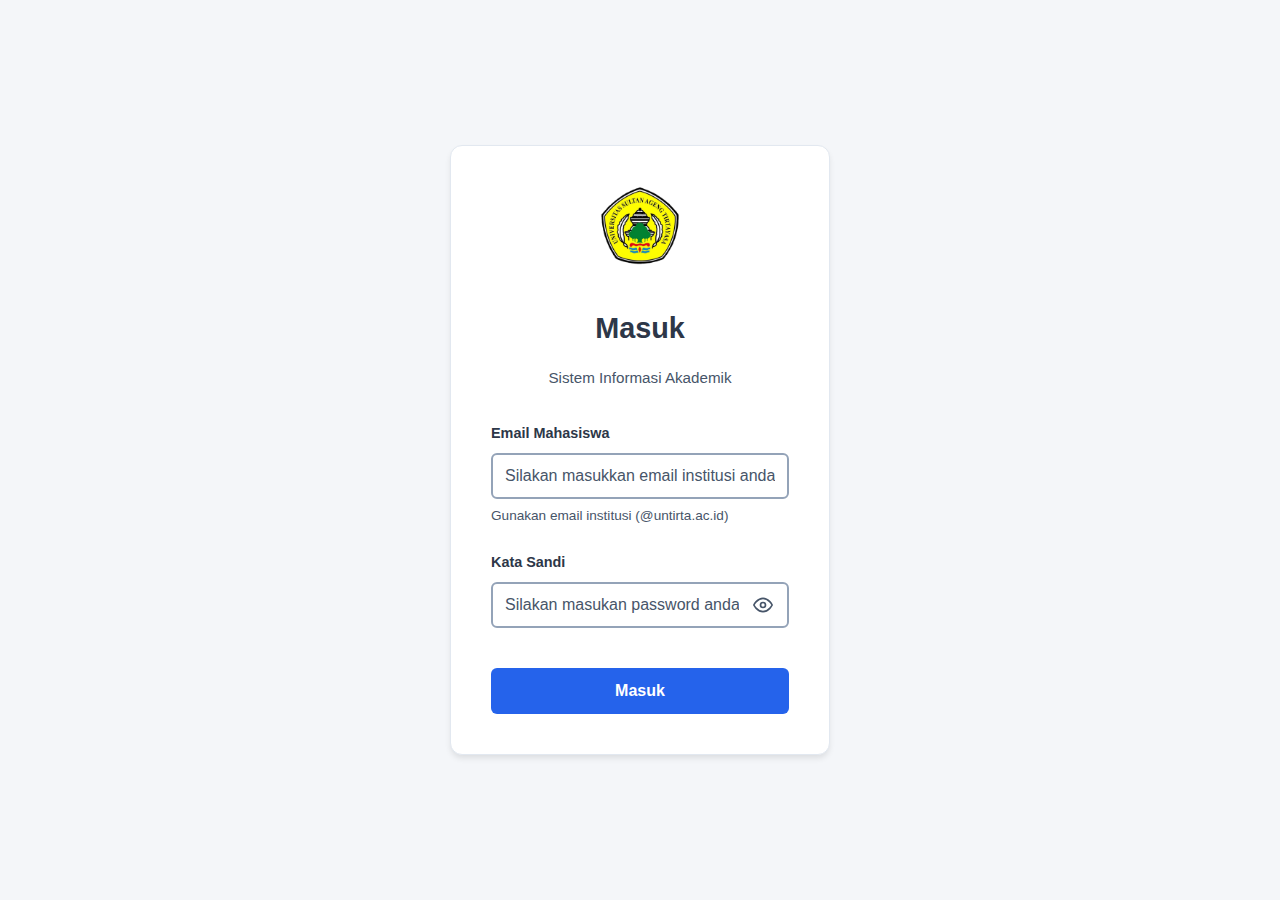
<file: index.html>
<!DOCTYPE html>
<html lang="id">
  <head>
    <meta charset="UTF-8" />
    <meta name="viewport" content="width=device-width, initial-scale=1.0" />
    <title>Masuk | Sistem Informasi Akademik</title>

    <link rel="stylesheet" href="assets/css/variables.css" />
    <link rel="stylesheet" href="assets/css/base.css" />
    <link rel="stylesheet" href="assets/css/utilities.css" />
    <link rel="stylesheet" href="assets/css/components.css" />
  </head>
  <body>
    <a href="#main-content" class="skip-link">Langsung ke konten utama</a>

    <main id="main-content" class="login-container">
      <div class="login-card">
        <div class="logo-container">
          <img
            src="assets/image/untirta.webp"
            alt="Logo Universitas Sultan Ageng Tirtayasa"
            class="university-logo"
          />
        </div>

        <h1 class="login-title">Masuk</h1>
        <p class="subtitle">Sistem Informasi Akademik</p>

        <div
          id="error-message"
          class="error-alert hidden"
          role="alert"
          aria-live="assertive"
        >
          <span class="error-icon" aria-hidden="true">⚠️</span>
          <span id="error-text"></span>
        </div>

        <form id="loginForm" novalidate>
          <div class="form-group">
            <label for="email" class="form-label">Email Mahasiswa</label>
            <input
              type="email"
              id="email"
              class="form-input"
              autocomplete="email"
              placeholder="Silakan masukkan email institusi anda"
            />
            <small class="input-hint"
              >Gunakan email institusi (@untirta.ac.id)</small
            >
          </div>

          <div class="form-group">
            <label for="password" class="form-label">Kata Sandi</label>
            <div class="password-wrapper">
              <input
                type="password"
                id="password"
                class="form-input"
                autocomplete="current-password"
                placeholder="Silakan masukan password anda"
              />
              <button
                type="button"
                id="togglePassword"
                class="btn-toggle-password"
                aria-label="Tampilkan kata sandi"
              >
                <svg
                  id="icon-show"
                  xmlns="http://www.w3.org/2000/svg"
                  width="20"
                  height="20"
                  viewBox="0 0 24 24"
                  fill="none"
                  stroke="currentColor"
                  stroke-width="2"
                  stroke-linecap="round"
                  stroke-linejoin="round"
                >
                  <path d="M1 12s4-8 11-8 11 8 11 8-4 8-11 8-11-8-11-8z"></path>
                  <circle cx="12" cy="12" r="3"></circle>
                </svg>
                <svg
                  id="icon-hide"
                  class="hidden"
                  xmlns="http://www.w3.org/2000/svg"
                  width="20"
                  height="20"
                  viewBox="0 0 24 24"
                  fill="none"
                  stroke="currentColor"
                  stroke-width="2"
                  stroke-linecap="round"
                  stroke-linejoin="round"
                >
                  <path
                    d="M17.94 17.94A10.07 10.07 0 0 1 12 20c-7 0-11-8-11-8a18.45 18.45 0 0 1 5.06-5.94M9.9 4.24A9.12 9.12 0 0 1 12 4c7 0 11 8 11 8a18.5 18.5 0 0 1-2.16 3.19m-6.72-1.07-2.3 2.3"
                  ></path>
                  <line x1="1" y1="1" x2="23" y2="23"></line>
                </svg>
              </button>
            </div>
          </div>

          <button type="submit" class="btn-primary">Masuk</button>
        </form>
      </div>
    </main>

    <script src="assets/js/login.js"></script>
  </body>
</html>
</file>
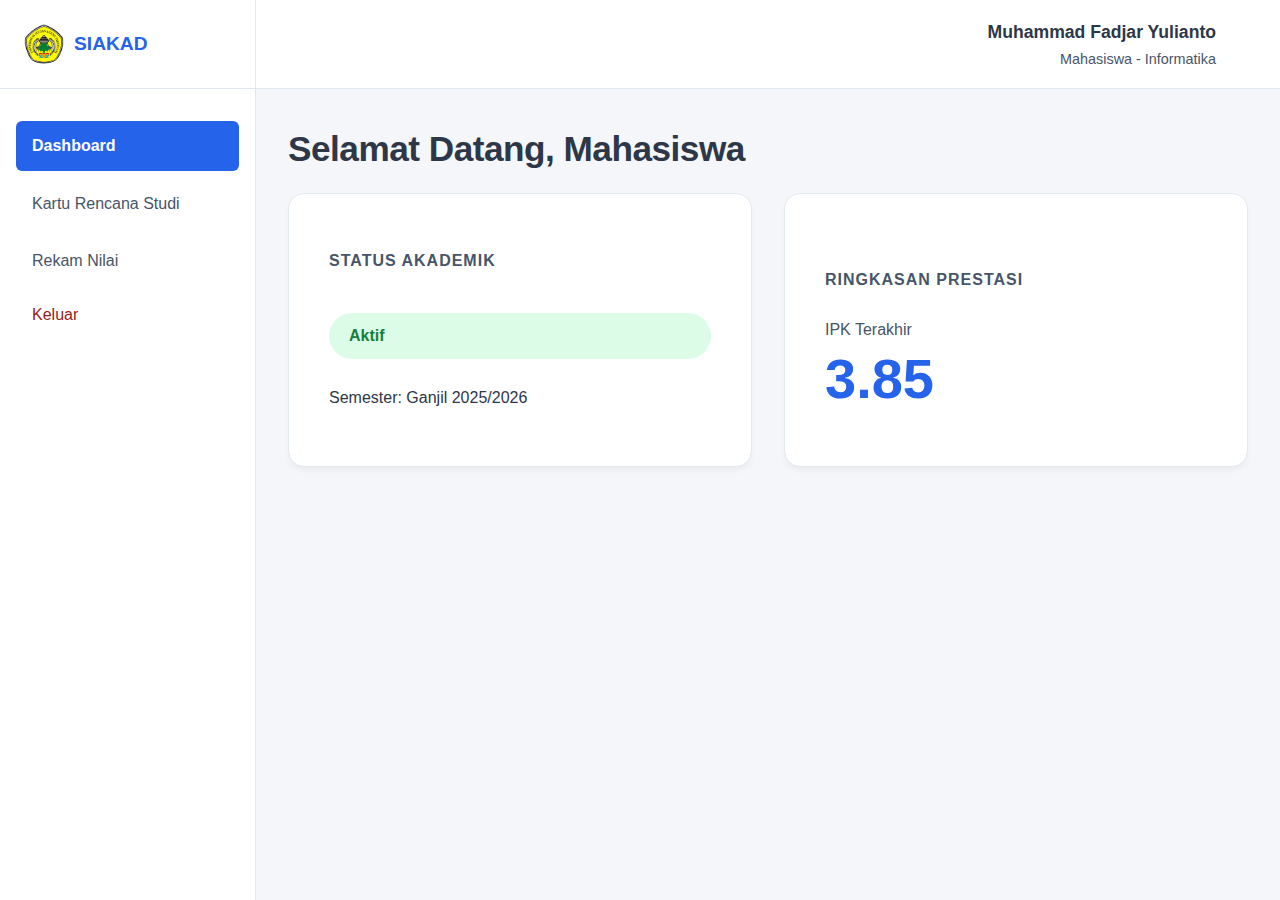
<file: dashboard.html>
<!DOCTYPE html>
<html lang="id">
  <head>
    <meta charset="UTF-8" />
    <meta name="viewport" content="width=device-width, initial-scale=1.0" />
    <title>Dashboard | Sistem Informasi Akademik</title>

    <link rel="stylesheet" href="assets/css/variables.css" />
    <link rel="stylesheet" href="assets/css/base.css" />
    <link rel="stylesheet" href="assets/css/utilities.css" />
    <link rel="stylesheet" href="assets/css/components.css" />

    <link rel="stylesheet" href="assets/css/navbar.css" />
    <link rel="stylesheet" href="assets/css/dashboard.css" />
  </head>
  <body>
    <a href="#main-content" class="skip-link">Langsung ke konten utama</a>

    <div class="dashboard-layout">
      <div id="navigation-component"></div>

      <main id="main-content" class="main-content">
        <div id="topbar-component"></div>
        <div class="content-wrapper">
          <h1 class="main-content-title">Selamat Datang, Mahasiswa</h1>

          <div class="dashboard-cards">
            <section class="card" aria-labelledby="status-title">
              <h2 id="status-title" class="card-title">Status Akademik</h2>
              <p class="status-badge active">Aktif</p>
              <p>Semester: Ganjil 2025/2026</p>
            </section>

            <section class="card" aria-labelledby="ipk-title">
              <h2 id="ipk-title" class="card-title">Ringkasan Prestasi</h2>
              <div class="stat-item">
                <span class="stat-label">IPK Terakhir</span>
                <span class="stat-value">3.85</span>
              </div>
            </section>
          </div>
        </div>
      </main>
    </div>

    <script src="assets/js/navbar.js"></script>
    <script src="assets/js/session.js"></script>
  </body>
</html>
</file>
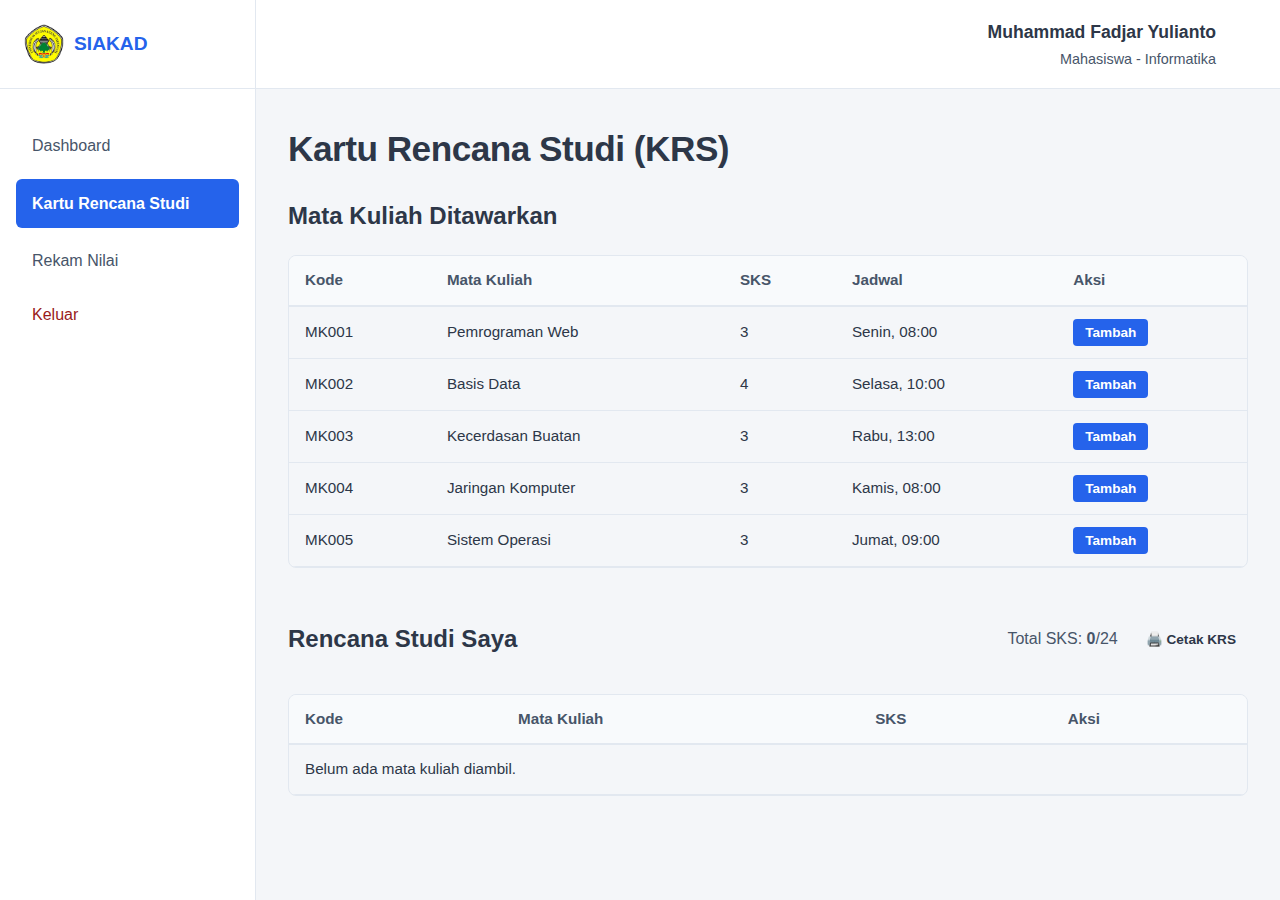
<file: krs.html>
<!DOCTYPE html>
<html lang="id">
  <head>
    <meta charset="UTF-8" />
    <meta name="viewport" content="width=device-width, initial-scale=1.0" />
    <title>Kartu Rencana Studi - SIAKAD UNTIRTA</title>

    <link rel="stylesheet" href="assets/css/variables.css" />
    <link rel="stylesheet" href="assets/css/base.css" />
    <link rel="stylesheet" href="assets/css/utilities.css" />
    <link rel="stylesheet" href="assets/css/components.css" />
    <link rel="stylesheet" href="assets/css/navbar.css" />
    <link rel="stylesheet" href="assets/css/krs.css" />
  </head>
  <body>
    <a href="#main-content" class="skip-link">Langsung ke konten utama</a>

    <div class="dashboard-layout">
      <div id="navigation-component"></div>

      <main id="main-content" class="main-content">
        <div id="topbar-component"></div>

        <div class="content-wrapper">
          <h1 class="main-content-title">Kartu Rencana Studi (KRS)</h1>

          <div
            id="live-announcer"
            class="sr-only"
            role="status"
            aria-live="polite"
          ></div>

          <div id="toast-container" class="toast-hidden">
            <span id="toast-message"></span>
          </div>

          <div class="krs-container">
            <section class="card" aria-labelledby="header-tawaran">
              <h2 id="header-tawaran" class="card-title">
                Mata Kuliah Ditawarkan
              </h2>
              <div
                class="table-responsive"
                tabindex="0"
                aria-label="Tabel Data Mata Kuliah Ditawarkan"
              >
                <table class="data-table">
                  <caption class="sr-only">
                    Daftar mata kuliah yang dapat diambil semester ini
                  </caption>
                  <thead>
                    <tr>
                      <th scope="col">Kode</th>
                      <th scope="col">Mata Kuliah</th>
                      <th scope="col">SKS</th>
                      <th scope="col">Jadwal</th>
                      <th scope="col">Aksi</th>
                    </tr>
                  </thead>
                  <tbody id="table-tawaran-body"></tbody>
                </table>
              </div>
            </section>

            <section
              id="krs-taken-section"
              class="card"
              aria-labelledby="header-diambil"
              style="margin-top: 2rem"
            >
              <div class="print-header">
                <div class="print-logo-area">
                  <img
                    src="assets/image/untirta.webp"
                    alt="Logo UNTIRTA"
                    class="print-logo"
                  />
                  <div class="print-title-text">
                    <h3>
                      KEMENTERIAN PENDIDIKAN, KEBUDAYAAN, RISET, DAN TEKNOLOGI
                    </h3>
                    <h2>UNIVERSITAS SULTAN AGENG TIRTAYASA</h2>
                    <p>
                      Jl. Raya Palka Km 3 Sindangsari, Pabuaran, Kab. Serang,
                      Banten
                    </p>
                  </div>
                </div>
                <hr class="print-divider" />
                <div class="student-info-print">
                  <div class="info-row">
                    <span class="info-label">Nama</span>
                    <span class="info-value"
                      >: <strong>Muhammad Fadjar Yulianto</strong></span
                    >
                  </div>
                  <div class="info-row">
                    <span class="info-label">NIM</span>
                    <span class="info-value"
                      >: <strong>3337210044</strong></span
                    >
                  </div>
                  <div class="info-row">
                    <span class="info-label">Program Studi</span>
                    <span class="info-value">: Informatika</span>
                  </div>
                  <div class="info-row">
                    <span class="info-label">Semester</span>
                    <span class="info-value">: Ganjil 2025/2026</span>
                  </div>
                </div>
                <h2 class="doc-title">KARTU RENCANA STUDI (KRS)</h2>
              </div>
              <div class="card-header-flex">
                <h2 id="header-diambil" class="card-title">
                  Rencana Studi Saya
                </h2>

                <div class="header-actions">
                  <span class="sks-counter"
                    >Total SKS: <strong id="total-sks">0</strong>/24</span
                  >
                  <button
                    id="btn-print"
                    class="btn-secondary btn-sm"
                    aria-label="Cetak Kartu Rencana Studi"
                  >
                    🖨️ Cetak KRS
                  </button>
                </div>
              </div>

              <div
                class="table-responsive"
                tabindex="0"
                aria-label="Tabel Data Kartu Rencana Studi"
              >
                <table class="data-table">
                  <caption class="sr-only">
                    Daftar mata kuliah yang telah dipilih
                  </caption>
                  <thead>
                    <tr>
                      <th scope="col">Kode</th>
                      <th scope="col">Mata Kuliah</th>
                      <th scope="col">SKS</th>
                      <th scope="col" class="no-print">Aksi</th>
                    </tr>
                  </thead>
                  <tbody id="table-krs-body">
                    <tr>
                      <td colspan="4" class="text-center text-muted">
                        Belum ada mata kuliah diambil.
                      </td>
                    </tr>
                  </tbody>
                </table>
              </div>

              <div class="print-footer">
                <div class="signature-box">
                  <p>Serang, 1 Januari 2026</p>
                  <p>Mahasiswa,</p>
                  <br /><br /><br />
                  <p><strong>Muhammad Fadjar Yulianto</strong></p>
                </div>
                <div class="signature-box">
                  <p>Menyetujui,</p>
                  <p>Dosen Pembimbing Akademik,</p>
                  <br /><br /><br />
                  <p><strong>(Nama Dosen PA)</strong></p>
                  <p>NIP. 1987654321</p>
                </div>
              </div>
            </section>
          </div>
        </div>
      </main>
    </div>

    <div
      id="confirmation-modal"
      class="modal hidden"
      role="dialog"
      aria-modal="true"
      aria-labelledby="modal-title"
    >
      <div class="modal-backdrop" tabindex="-1"></div>
      <div class="modal-content">
        <h2 id="modal-title" class="modal-title">Konfirmasi</h2>
        <p id="modal-desc" class="modal-desc">
          Apakah Anda yakin ingin melakukan tindakan ini?
        </p>

        <div class="modal-actions">
          <button id="btn-cancel" class="btn-secondary">Batal</button>
          <button id="btn-confirm" class="btn-primary">Ya, Lanjutkan</button>
        </div>
      </div>
    </div>

    <script src="assets/js/navbar.js"></script>
    <script src="assets/js/krs.js"></script>
    <script src="assets/js/session.js"></script>
  </body>
</html>
</file>
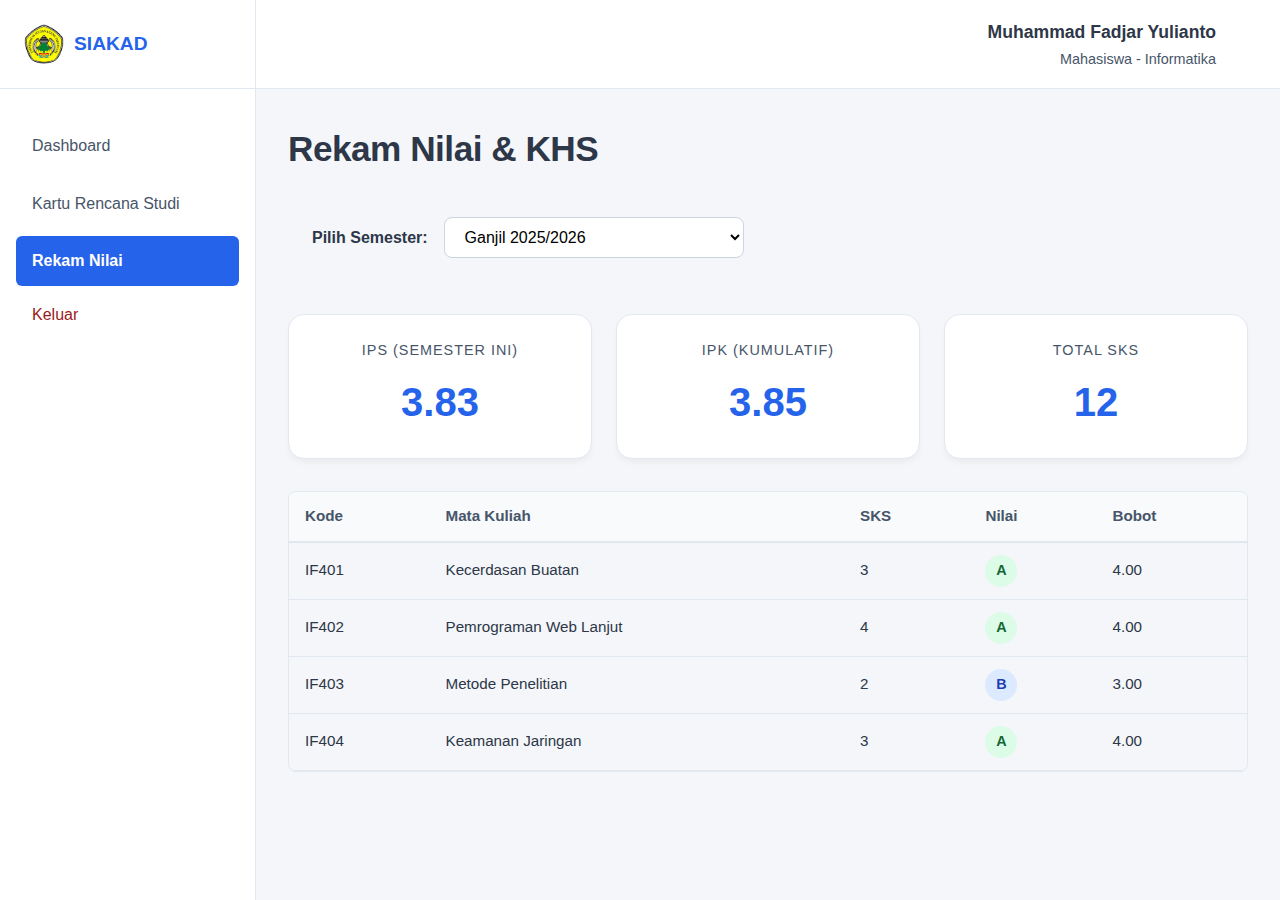
<file: nilai.html>
<!DOCTYPE html>
<html lang="id">
  <head>
    <meta charset="UTF-8" />
    <meta name="viewport" content="width=device-width, initial-scale=1.0" />
    <title>Rekam Nilai - SIAKAD UNTIRTA</title>

    <link rel="stylesheet" href="assets/css/variables.css" />
    <link rel="stylesheet" href="assets/css/base.css" />
    <link rel="stylesheet" href="assets/css/utilities.css" />
    <link rel="stylesheet" href="assets/css/components.css" />
    <link rel="stylesheet" href="assets/css/navbar.css" />
    <link rel="stylesheet" href="assets/css/nilai.css" />
  </head>
  <body>
    <a href="#main-content" class="skip-link">Langsung ke konten utama</a>

    <div class="dashboard-layout">
      <div id="navigation-component"></div>

      <main id="main-content" class="main-content">
        <div id="topbar-component"></div>

        <div class="content-wrapper">
          <h1 class="main-content-title">Rekam Nilai & KHS</h1>

          <div class="filter-section card">
            <label for="semester-select" class="filter-label"
              >Pilih Semester:</label
            >
            <div class="select-wrapper">
              <select
                id="semester-select"
                class="form-select"
                aria-controls="nilai-table-body summary-area"
              >
                <option value="all">Semua Semester (Transkrip)</option>
                <option value="20251" selected>Ganjil 2025/2026</option>
                <option value="20242">Genap 2024/2025</option>
                <option value="20241">Ganjil 2024/2025</option>
              </select>
            </div>
          </div>

          <div
            id="filter-announcer"
            class="sr-only"
            role="status"
            aria-live="polite"
          ></div>

          <div id="summary-area" class="summary-cards">
            <div class="card summary-item">
              <span class="summary-label">IPS (Semester Ini)</span>
              <span class="summary-value" id="ips-value">0.00</span>
            </div>
            <div class="card summary-item">
              <span class="summary-label">IPK (Kumulatif)</span>
              <span class="summary-value">3.85</span>
            </div>
            <div class="card summary-item">
              <span class="summary-label">Total SKS</span>
              <span class="summary-value" id="sks-value">0</span>
            </div>
          </div>

          <section class="card mt-2">
            <div
              class="table-responsive"
              tabindex="0"
              aria-label="Tabel Data Nilai"
            >
              <table class="data-table">
                <caption class="sr-only">
                  Daftar nilai mata kuliah berdasarkan semester yang dipilih
                </caption>
                <thead>
                  <tr>
                    <th scope="col">Kode</th>
                    <th scope="col">Mata Kuliah</th>
                    <th scope="col">SKS</th>
                    <th scope="col">Nilai</th>
                    <th scope="col">Bobot</th>
                  </tr>
                </thead>
                <tbody id="nilai-table-body"></tbody>
              </table>
            </div>
          </section>
        </div>
      </main>
    </div>

    <script src="assets/js/navbar.js"></script>
    <script src="assets/js/session.js"></script>
    <script src="assets/js/nilai.js"></script>
  </body>
</html>
</file>
<file: assets/css/variables.css>
:root {
  /* -- PALET WARNA (Lulus WCAG AA) -- */
  --bg-color: #f4f6f9;
  --card-bg: #ffffff;
  --text-primary: #2d3748;
  --text-secondary: #475569;

  /* Input & Forms */
  --input-bg: #ffffff;
  --input-border: #94a3b8;

  /* Brand Colors */
  --primary-color: #2563eb;
  --primary-hover: #1d4ed8;

  /* State Colors */
  --error-bg: #fee2e2;
  --error-text: #991b1b;
  --error-border: #f87171;

  /* Aksesibilitas */
  --focus-outline: #f59e0b; /* SC 2.4.7 Focus Visible */
}
</file>
<file: assets/css/utilities.css>
/* Helper Classes */
.hidden {
  display: none !important;
}

/* Screen Reader Only (Menyembunyikan visual tapi tetap dibaca NVDA) */
.sr-only {
  position: absolute;
  width: 1px;
  height: 1px;
  padding: 0;
  margin: -1px;
  overflow: hidden;
  clip: rect(0, 0, 0, 0);
  border: 0;
}
</file>
<file: assets/css/components.css>
/* === CARD === */
.login-container {
  width: 100%;
  max-width: 420px;
  padding: 20px; /* SC 1.4.10 Reflow */
}

.login-card {
  background-color: var(--card-bg);
  padding: 2.5rem;
  border-radius: 12px;
  box-shadow: 0 4px 6px -1px rgba(0, 0, 0, 0.1);
  border: 1px solid #e2e8f0;
}

/* === TYPOGRAPHY COMPONENTS === */
.logo-container {
  text-align: center;
  margin-bottom: 1.5rem;
}
.university-logo {
  width: 80px;
  height: auto;
  text-align: center;
  font-size: 1.75rem;
  color: var(--text-primary);
  margin-bottom: 0.5rem;
  font-weight: 700;
}

.login-title {
  text-align: center;
  font-size: 1.8rem;
  font-weight: 800;
  color: var(--text-primary);
  margin-bottom: 0.25rem;
}

.subtitle {
  text-align: center;
  color: var(--text-secondary);
  margin-bottom: 2rem;
  font-size: 0.95rem;
}

/* === FORMS (SC 3.3.2, SC 1.4.11, SC 2.5.8) === */
.form-group {
  margin-bottom: 1.5rem;
}
.form-label {
  display: block;
  margin-bottom: 0.5rem;
  font-weight: 600;
  font-size: 0.9rem;
  color: var(--text-primary);
}
.input-hint {
  display: block;
  margin-top: 6px;
  font-size: 0.85rem;
  color: var(--text-secondary);
}

.form-input {
  width: 100%;
  padding: 12px;
  background-color: var(--input-bg);
  border: 2px solid var(--input-border); /* 3:1 Contrast */
  border-radius: 6px;
  color: var(--text-primary);
  font-size: 1rem;
  transition: border-color 0.2s;
}

.form-input:focus {
  outline: 3px solid var(--focus-outline); /* SC 2.4.7 */
  outline-offset: 2px;
  border-color: var(--primary-color);
}

.form-input::placeholder {
  color: var(--text-secondary);
  opacity: 1;
}

/* === BUTTONS === */
.btn-primary {
  width: 100%;
  padding: 14px;
  background-color: var(--primary-color);
  color: #ffffff;
  border: none;
  border-radius: 6px;
  font-size: 1rem;
  font-weight: 600;
  cursor: pointer;
  margin-top: 1rem;
  transition: background-color 0.2s;
}

.btn-primary:hover {
  background-color: var(--primary-hover);
}
.btn-primary:focus {
  outline: 3px solid var(--focus-outline);
  outline-offset: 2px;
}

/* === ALERTS (SC 1.4.1 & 3.3.1) === */
.error-alert {
  background-color: var(--error-bg);
  color: var(--error-text);
  padding: 12px;
  border-radius: 6px;
  margin-bottom: 1.5rem;
  display: flex;
  align-items: flex-start;
  gap: 12px;
  border: 1px solid var(--error-border);
}

/* --- MODAL STYLING --- */
.modal {
  position: fixed;
  top: 0;
  left: 0;
  width: 100%;
  height: 100%;
  display: flex;
  justify-content: center;
  align-items: center;
  z-index: 2000;
}

.modal.hidden {
  display: none !important;
}

.modal-backdrop {
  position: absolute;
  top: 0;
  left: 0;
  width: 100%;
  height: 100%;
  background: rgba(0, 0, 0, 0.5);
  backdrop-filter: blur(2px);
}

.modal-content {
  background: white;
  padding: 2rem;
  border-radius: 12px;
  width: 90%;
  max-width: 400px;
  position: relative;
  z-index: 2001;
  box-shadow: 0 20px 25px -5px rgba(0, 0, 0, 0.1);
}

.modal-title {
  font-size: 1.25rem;
  font-weight: 700;
  margin-bottom: 1rem;
}

.modal-desc {
  color: var(--text-secondary);
  margin-bottom: 1.5rem;
}

.modal-actions {
  display: flex;
  gap: 1rem;
  justify-content: flex-end;
}

.btn-secondary {
  background: transparent;
  border: 1px solid #cbd5e0;
  color: var(--text-primary);
  padding: 10px 20px;
  border-radius: 6px;
  cursor: pointer;
}
.btn-secondary:hover {
  background: #f1f5f9;
}

/* Styling Tabel Data */
.table-responsive {
  width: 100%;
  overflow-x: auto; /* SC 1.4.10 Reflow untuk tabel lebar */
  -webkit-overflow-scrolling: touch;
  margin-top: 1rem;
  border-radius: 8px;
  border: 1px solid #e2e8f0; /* Bingkai halus */
}

.table-responsive:focus {
  outline: 2px solid var(--primary-color);
  outline-offset: 2px;
  border-radius: 4px;
}

.data-table {
  width: 100%;
  border-collapse: collapse;
  font-size: 0.95rem;
  min-width: 600px;
}

.data-table th {
  background-color: #f8fafc;
  color: var(--text-secondary);
  font-weight: 600;
  text-align: left;
  padding: 12px 16px;
  border-bottom: 2px solid #e2e8f0;
  /* SC 1.3.1: Scope association visual */
}

.data-table td {
  padding: 12px 16px;
  border-bottom: 1px solid #e2e8f0;
  color: var(--text-primary);
  vertical-align: middle;
}

.data-table tr:hover {
  background-color: #f1f5f9; /* Highlight baris saat hover */
}

/*component main-content*/

.dashboard-layout {
  display: flex;
  min-height: 100vh;
  background-color: var(--bg-color);
  overflow-x: hidden;
}

.main-content {
  margin-left: 20vw; /* Sesuai lebar sidebar */
  flex: 1;
  display: flex;
  flex-direction: column;
  transition: margin-left 0.3s;
  /* --- PERBAIKAN FINAL CHROME JUMP --- */
  /* 1. Kunci agar tidak melebar melebihi viewport */
  width: 100%;
  max-width: 100%;

  /* 2. Mantra Flexbox: Izinkan container menyusut meski kontennya lebar */
  min-width: 0;

  /* 3. Paksa potong overflow horizontal apapun yang terjadi */
  overflow-x: hidden !important;

  /* Opsional: Agar animasi scroll anchor lebih halus */
  scroll-behavior: smooth;
}

.content-wrapper {
  /* Padding Global: Konsisten di semua halaman */
  padding: 0.5rem 2rem 4rem 2rem;
  flex: 1;
  width: 80vw; /* Pastikan mengisi lebar yang tersedia */
  box-sizing: border-box; /* Mencegah padding menambah lebar total */
}

/* Judul H1 Global */
.main-content-title {
  text-align: left;
  margin-bottom: 1rem;
  font-size: 2.2rem;
  color: var(--text-primary);
  font-weight: 800;
  letter-spacing: -0.5px;
}

/* === GLOBAL RESPONSIVE (Mobile & Zoom 200%) === */
@media (max-width: 1024px) {
  .main-content {
    margin-left: 0; /* Reset margin saat sidebar hilang */
  }

  .content-wrapper {
    /* Padding mengecil di Mobile agar tidak ada scroll horizontal */
    width: 100vw;
    padding: 2rem 1.5rem;
  }

  h1 {
    font-size: 1.75rem;
    margin-top: 1rem;
    margin-left: 0;
  }
  .form-input::placeholder {
    font-size: 0.7rem;
  }
}

/* === PASSWORD TOGGLE (SC 3.3.8) === */
.password-wrapper {
  position: relative;
  width: 100%;
}

/* Beri ruang di kanan input agar teks tidak menabrak ikon */
.password-wrapper .form-input {
  padding-right: 48px;
}

.btn-toggle-password {
  position: absolute;
  top: 50%;
  right: 12px;
  transform: translateY(-50%);
  background: none;
  border: none;
  padding: 4px;
  cursor: pointer;
  color: var(--text-secondary);
  display: flex;
  align-items: center;
  justify-content: center;
  border-radius: 4px;
}

.btn-toggle-password:hover {
  color: var(--primary-color);
  background-color: rgba(0, 0, 0, 0.05);
}

.btn-toggle-password:focus {
  outline: 3px solid var(--focus-outline);
  outline-offset: 2px;
}
</file>
<file: assets/css/navbar.css>
/* Sidebar Navigasi (Global Component) */
/* Sidebar Default (Desktop) */
.sidebar {
  width: 20vw;
  background-color: #ffffff;
  border-right: 1px solid #e2e8f0;
  display: flex;
  flex-direction: column;
  position: fixed;
  height: 100%;
  top: 0;
  left: 0;
  z-index: 1000;
  transition: transform 0.3s ease-in-out;
  /* Izinkan scroll vertikal jika konten melebihi tinggi layar */
  overflow-y: auto;
}

/* Tombol Toggle & Close (Tersembunyi di Desktop) */
.mobile-toggle,
.mobile-close,
.sidebar-overlay {
  display: none;
}

.sidebar-header {
  padding: 1.5rem;
  display: flex;
  align-items: center;
  gap: 10px;
  border-bottom: 1px solid #e2e8f0;
}

.sidebar-title {
  font-weight: 700;
  font-size: 1.2rem;
  color: var(--primary-color);
}

.sidebar-logo {
  width: 40px;
  height: 40px;
  border-radius: 50%;
  object-fit: cover;
}

.nav-list {
  list-style: none;
  padding: 1rem;
}

.nav-list li {
  margin-bottom: 0.5rem;
}

/* SC 2.5.8 Target Size */
.nav-link {
  display: block;
  padding: 12px 16px;
  color: var(--text-secondary);
  text-decoration: none;
  border-radius: 6px;
  font-weight: 500;
  transition: all 0.2s;
  background: none;
  border: none;
  width: 100%;
  text-align: left;
  cursor: pointer;
  font-size: 1rem;
}

.nav-link:hover {
  background-color: #f1f5f9;
  color: var(--primary-color);
}

/* State Active (Akan diatur otomatis oleh JS) */
.nav-link.active {
  background-color: var(--primary-color);
  color: #ffffff;
  font-weight: 700;
}

/* SC 2.4.7 Focus Visible */
.nav-link:focus {
  outline: 3px solid var(--focus-outline);
  outline-offset: -2px;
}

/* Logout Button Specific Style */
.btn-logout {
  color: var(--error-text);
}
.btn-logout:hover {
  background-color: var(--error-bg);
}

/* --- RESPONSIF MOBILE/ZOOM (Max-width 1024px) --- */
@media (max-width: 1024px) {
  /* 1. Sembunyikan Sidebar ke Kiri Layar */
  .sidebar {
    transform: translateX(-100%);
    box-shadow: 2px 0 10px rgba(0, 0, 0, 0.1);
  }

  /* 2. Tampilkan Sidebar saat kelas .open aktif */
  .sidebar.open {
    transform: translateX(0);
    width: 75vw; /* Lebar 3/4 layar di mobile */
  }

  /* 3. Tombol Hamburger (PERBAIKAN DI SINI) */
  .mobile-toggle {
    display: flex;
    align-items: center;
    justify-content: center;

    /* GANTI DARI FIXED KE ABSOLUTE */
    /* Agar tombol ikut tergulir ke atas saat user scroll ke bawah, */
    /* sehingga tidak menutupi konten selamanya. */
    position: absolute;

    top: 1.25rem; /* Sejajar dengan teks header */
    left: 25px; /* Margin kiri yang pas */
    z-index: 1100;

    background: var(--primary-color);
    color: white;
    border: none;
    padding: 8px 12px; /* Sedikit lebih ramping */
    border-radius: 6px;
    cursor: pointer;
    font-size: 1.4rem;
    box-shadow: 0 4px 6px rgba(0, 0, 0, 0.1);

    /* Animasi halus saat hilang/muncul */
    transition: opacity 0.2s, visibility 0.2s;
  }

  /* Kelas untuk menyembunyikan tombol hamburger saat menu terbuka */
  .mobile-toggle.hidden {
    opacity: 0;
    visibility: hidden;
    pointer-events: none; /* Agar tidak bisa diklik saat sembunyi */
  }

  /* 4. Tombol Close (X) di dalam Sidebar */
  .mobile-close {
    display: block;
    background: none;
    border: none;
    font-size: 1.5rem;
    color: var(--text-secondary);
    cursor: pointer;
    margin-left: auto;
    padding: 5px; /* Area sentuh lebih baik */
  }

  .mobile-close:hover {
    color: var(--error-text); /* Merah saat hover */
  }

  /* 5. Overlay Gelap Belakang */
  .sidebar-overlay {
    display: none;
    position: fixed;
    top: 0;
    left: 0;
    width: 100%;
    height: 100%;
    background: rgba(0, 0, 0, 0.5);
    z-index: 900;
    backdrop-filter: blur(2px);
  }
  .sidebar-overlay.active {
    display: block;
  }
}

/* ... [Kode Sidebar yang lama tetap di atas] ... */

/* === GLOBAL TOP BAR STYLE === */
/* Dipindahkan dari dashboard.css karena sekarang dipakai global */
.top-bar {
  background-color: #ffffff;
  width: 100%;
  /* Padding disesuaikan agar konsisten */
  padding: 1.1rem 4rem;
  display: flex;
  justify-content: flex-end;
  align-items: center;
  border-bottom: 1px solid #e2e8f0;
  margin-bottom: 0;
  position: sticky;
  top: 0;
  z-index: 50;
}

.user-profile {
  text-align: right;
  display: flex;
  flex-direction: column;
  justify-content: center;
}

.user-name {
  display: block;
  font-weight: 700;
  color: var(--text-primary);
  font-size: 1.1rem;
  margin-bottom: 2px;
}

.user-role {
  font-size: 0.9rem;
  color: var(--text-secondary);
}

/* Responsif Top Bar */
@media (max-width: 1024px) {
  .top-bar {
    /* Padding kiri disesuaikan agar tidak tabrakan dengan hamburger */
    padding: 1rem 1.5rem 1rem 4rem;
    height: auto;
  }
}

/* ... [Kode Sidebar & Top Bar yang lama biarkan tetap ada] ... */

/* === GLOBAL LAYOUT STRUCTURE (Pindahkan dari dashboard.css) === */
/* Agar Dashboard, KRS, dan Nilai punya struktur identik */

.dashboard-layout {
  display: flex;
  min-height: 100vh;
  background-color: var(--bg-color);
  overflow-x: hidden;
}

.main-content {
  margin-left: 20vw; /* Sesuai lebar sidebar */
  flex: 1;
  display: flex;
  flex-direction: column;
  transition: margin-left 0.3s;
  /* --- PERBAIKAN FINAL CHROME JUMP --- */
  /* 1. Kunci agar tidak melebar melebihi viewport */
  width: 100%;
  max-width: 100%;

  /* 2. Mantra Flexbox: Izinkan container menyusut meski kontennya lebar */
  min-width: 0;

  /* 3. Paksa potong overflow horizontal apapun yang terjadi */
  overflow-x: hidden !important;

  /* Opsional: Agar animasi scroll anchor lebih halus */
  scroll-behavior: smooth;
}

.content-wrapper {
  /* Padding Global: Konsisten di semua halaman */
  padding: 0.5rem 2rem 4rem 2rem;
  flex: 1;
  width: 80vw; /* Pastikan mengisi lebar yang tersedia */
  box-sizing: border-box; /* Mencegah padding menambah lebar total */
}

/* Judul H1 Global */
h1 {
  text-align: left;
  margin-bottom: 1rem;
  font-size: 2.2rem;
  color: var(--text-primary);
  font-weight: 800;
  letter-spacing: -0.5px;
}

/* === GLOBAL RESPONSIVE (Mobile & Zoom 200%) === */
@media (max-width: 1024px) {
  .main-content {
    margin-left: 0; /* Reset margin saat sidebar hilang */
  }

  .content-wrapper {
    /* Padding mengecil di Mobile agar tidak ada scroll horizontal */
    width: 100vw;
    padding: 2rem 1.5rem;
  }

  h1 {
    font-size: 1.75rem;
    margin-top: 1rem;
    margin-left: 0;
  }
}
</file>
<file: assets/css/dashboard.css>
/* --- PERBAIKAN 3: KARTU LEBIH LEBAR (FULL WIDTH) --- */
.dashboard-cards {
  display: grid;
  /* KUNCI PERBAIKAN LEBAR: */
  /* Ubah minmax dari 320px menjadi 450px. */
  /* Artinya: Jangan buat kolom baru kalau lebarnya kurang dari 450px. */
  /* Efeknya: Kartu akan melebar memenuhi layar (stretch) daripada membuat celah kosong. */
  grid-template-columns: repeat(auto-fit, minmax(450px, 1fr));
  gap: 2rem; /* Jarak antar kartu */
}

.card {
  background: var(--card-bg);
  padding: 2.5rem; /* Padding dalam kartu diperbesar agar lega */
  border-radius: 16px; /* Sudut lebih bulat modern */
  border: 1px solid #e2e8f0;
  box-shadow: 0 4px 6px -1px rgba(0, 0, 0, 0.05);
  transition: transform 0.2s, box-shadow 0.2s;

  /* Memastikan kartu mengisi tinggi baris */
  display: flex;
  flex-direction: column;
  justify-content: center;
}

.card:hover {
  transform: translateY(-4px);
  box-shadow: 0 15px 30px -5px rgba(0, 0, 0, 0.1);
  border-color: var(--primary-color); /* Efek border saat hover */
}

.card-title {
  font-size: 1rem;
  color: var(--text-secondary);
  margin-bottom: 1.5rem;
  font-weight: 600;
  text-transform: uppercase;
  letter-spacing: 1px;
}

/* Badge Status */
.status-badge {
  display: inline-block;
  padding: 10px 20px;
  border-radius: 50px;
  font-weight: 700;
  font-size: 1rem;
  margin-bottom: 10px;
}

.status-badge.active {
  background-color: #dcfce7;
  color: #15803d;
}

/* Angka Statistik */
.stat-value {
  font-size: 3.5rem; /* Angka diperbesar signifikan */
  font-weight: 800;
  color: var(--primary-color);
  line-height: 1; /* Mencegah spasi vertikal berlebih */
}

.stat-item {
  display: flex;
  flex-direction: column;
  gap: 8px;
}

.stat-label {
  font-size: 1rem;
  color: var(--text-secondary);
}

/* === MEDIA QUERY UNTUK MOBILE & ZOOM 200% === */
@media (max-width: 1024px) {
  /* 1. Hilangkan Margin Kiri (Karena sidebar sudah sembunyi) */
  .main-content {
    width: 100vw;
    margin-left: 0;
  }

  /* 2. Sesuaikan Padding agar tidak terlalu lebar di HP */
  .top-bar {
    width: 100%;
    padding: 1rem 1.5rem 1rem 4rem; /* Kiri 4rem memberi ruang tombol hamburger */
    /*justify-content: flex-end; /* Tetap kanan */
    height: auto;
  }

  .content-wrapper {
    padding: 2rem 1.5rem; /* Padding dikecilkan */
  }

  /* 3. FIX HORIZONTAL SCROLL: Kartu menyesuaikan layar */
  .dashboard-cards {
    /* Ubah minmax jadi 100% agar kartu menumpuk vertikal di HP */
    /* Jangan paksa 450px di layar yang cuma 360px! */
    grid-template-columns: 1fr;
  }

  /* 4. Sesuaikan Font Judul */
  h1 {
    font-size: 1.75rem;
    margin-top: 2rem; /* Turunkan sedikit karena ada tombol hamburger */
  }

  .card {
    padding: 1.5rem; /* Padding kartu dikecilkan sedikit */
  }

  .stat-value {
    font-size: 2.5rem; /* Angka dikecilkan sedikit agar muat */
  }
}
</file>
<file: assets/css/krs.css>
/* Tombol Aksi Kecil */
.btn-sm {
  padding: 6px 12px;
  font-size: 0.85rem;
  border-radius: 4px;
  cursor: pointer;
  border: none;
  font-weight: 600;
}

.btn-add {
  background-color: var(--primary-color);
  color: white;
}
.btn-add:hover {
  background-color: var(--primary-hover);
}

.btn-delete {
  background-color: #fee2e2;
  color: #991b1b;
}
.btn-delete:hover {
  background-color: #fecaca;
}

/* Header Flex untuk SKS Counter */
.card-header-flex {
  display: flex;
  justify-content: space-between;
  align-items: center;
  margin-bottom: 1rem;
  flex-wrap: wrap; /* Agar aman di HP */
  gap: 10px;
}

.sks-counter {
  font-size: 1rem;
  color: var(--text-secondary);
}

/* --- TOAST NOTIFICATION --- */
#toast-container {
  position: fixed;
  bottom: 20px;
  right: 20px;
  background-color: #333;
  color: white;
  padding: 12px 24px;
  border-radius: 8px;
  box-shadow: 0 4px 6px rgba(0, 0, 0, 0.1);
  z-index: 3000;
  opacity: 1;
  transition: opacity 0.3s;
}

#toast-container.toast-hidden {
  opacity: 0;
  pointer-events: none;
}
/* Mobile Tweak khusus KRS */
@media (max-width: 768px) {
  .btn-sm {
    padding: 8px 12px; /* Tombol lebih mudah ditekan di HP */
  }
}

/* ... Kode CSS sebelumnya biarkan ... */

/* Header Actions Wrapper (Agar tombol cetak rapi di sebelah SKS) */
.header-actions {
  display: flex;
  align-items: center;
  gap: 1rem;
}

/* Sembunyikan elemen cetak di tampilan layar normal */
.print-header,
.print-footer {
  display: none;
}

/* === PRINT STYLESHEET (Tampilan Saat Dicetak) === */
@media print {
  /* 1. Reset Global */
  @page {
    margin: 2cm;
    size: A4;
  }
  body {
    background-color: white;
    font-family: "Times New Roman", serif; /* Font formal */
    color: black;
  }

  /* 2. Sembunyikan Elemen UI Website */
  .sidebar, 
    .top-bar, 
    #navigation-component,
    #topbar-component,
    .mobile-toggle,
    .skip-link,
    #toast-container,
    .btn-add,   /* Tombol Tambah */
    .btn-print, /* Tombol Cetak itu sendiri */
    .no-print,  /* Kolom Aksi */
    .card-title, /* Judul Card Web */
    #btn-print,
    .sks-counter,
    section[aria-labelledby="header-tawaran"], /* Section Matkul Tawaran */
    h1 /* Judul Halaman Utama */ {
    display: none !important;
  }

  /* 3. Atur Layout Utama agar mengisi kertas */
  .dashboard-layout,
  .main-content,
  .content-wrapper,
  .krs-container {
    display: block !important;
    margin: 0 !important;
    padding: 0 !important;
    width: 100% !important;
    background: transparent !important;
  }

  /* 4. Tampilkan Elemen Cetak */
  .print-header {
    display: block;
    text-align: center;
    margin-bottom: 2rem;
    border-bottom: 3px double black;
    padding-bottom: 10px;
  }

  .print-logo-area {
    display: flex;
    align-items: center;
    justify-content: center;
    gap: 20px;
    margin-bottom: 10px;
  }

  .print-logo {
    width: 80px;
    height: auto;
  }

  .print-title-text h3 {
    font-size: 12pt;
    margin: 0;
    font-weight: normal;
  }
  .print-title-text h2 {
    font-size: 14pt;
    margin: 5px 0;
    font-weight: bold;
  }
  .print-title-text p {
    font-size: 10pt;
    margin: 0;
    font-style: italic;
  }

  /* Update di dalam @media print { ... } di file assets/css/krs.css */

  /* ... kode .print-title-text sebelumnya ... */

  .student-info-print {
    text-align: left;
    margin-bottom: 20px;
    font-size: 12pt;
    /* Hapus style table lama jika ada */
  }

  /* CLASS BARU PENGGANTI TABEL */
  .info-row {
    display: flex; /* Membuat Nama dan Isi bersebelahan */
    margin-bottom: 4px; /* Jarak antar baris */
  }

  .info-label {
    width: 150px; /* Lebar tetap untuk kolom label (pengganti kolom pertama tabel) */
    display: inline-block;
  }

  .info-value {
    flex: 1; /* Mengisi sisa ruang */
  }

  /* ... kode .doc-title selanjutnya ... */
  .student-info-print td {
    padding: 2px 10px 2px 0;
  }

  .doc-title {
    text-align: center;
    font-size: 16pt;
    font-weight: bold;
    text-decoration: underline;
    margin: 20px 0;
  }

  /* 5. Styling Tabel Cetak */
  .card {
    border: none !important;
    box-shadow: none !important;
    padding: 0 !important;
  }

  .data-table {
    border: 1px solid black;
    width: 100%;
  }

  .data-table th,
  .data-table td {
    border: 1px solid black;
    padding: 8px;
    color: black;
  }

  /* Sembunyikan kolom ke-4 (Aksi Hapus) secara spesifik jika class no-print gagal */
  .data-table th:nth-child(4),
  .data-table td:nth-child(4) {
    display: none;
  }

  /* 6. Footer Tanda Tangan */
  .print-footer {
    display: flex;
    justify-content: space-between;
    margin-top: 50px;
    page-break-inside: avoid;
  }

  .signature-box {
    text-align: center;
    width: 200px;
  }
}
</file>
<file: assets/css/nilai.css>
/* Styling Filter Section */
.filter-section {
  display: flex;
  align-items: center;
  gap: 1rem;
  padding: 1.5rem;
  margin-bottom: 2rem;
}

.filter-label {
  font-weight: 600;
  color: var(--text-primary);
  white-space: nowrap;
}

.select-wrapper {
  flex: 1;
  max-width: 300px;
  position: relative;
}

.form-select {
  width: 100%;
  padding: 10px 16px;
  border: 1px solid #cbd5e0;
  border-radius: 8px;
  font-size: 1rem;
  background-color: white;
  cursor: pointer;
  transition: border-color 0.2s;
}

.form-select:focus {
  outline: none;
  border-color: var(--primary-color);
  box-shadow: 0 0 0 3px rgba(37, 99, 235, 0.1); /* Fokus Indikator Jelas */
}

/* Styling Summary Cards (IPS/IPK) */
.summary-cards {
  display: grid;
  grid-template-columns: repeat(auto-fit, minmax(200px, 1fr));
  gap: 1.5rem;
  margin-bottom: 2rem;
}

.summary-item {
  background: var(--card-bg);
  border-radius: 16px; /* Sudut lebih bulat modern */
  border: 1px solid #e2e8f0;
  box-shadow: 0 4px 6px -1px rgba(0, 0, 0, 0.05);
  transition: transform 0.2s, box-shadow 0.2s;
  display: flex;
  flex-direction: column;
  align-items: center;
  justify-content: center;
  padding: 1.5rem;
  text-align: center;
}

.summary-item:hover {
  transform: translateY(-4px);
  box-shadow: 0 15px 30px -5px rgba(0, 0, 0, 0.1);
  border-color: var(--primary-color); /* Efek border saat hover */
}

.summary-label {
  font-size: 0.9rem;
  color: var(--text-secondary);
  margin-bottom: 0.5rem;
  text-transform: uppercase;
  letter-spacing: 1px;
}

.summary-value {
  font-size: 2.5rem;
  font-weight: 800;
  color: var(--primary-color);
}

/* Styling Badge Nilai (A, B, C) */
.grade-badge {
  display: inline-flex;
  align-items: center;
  justify-content: center;
  width: 32px;
  height: 32px;
  border-radius: 50%;
  font-weight: 700;
  font-size: 0.9rem;
}

/* Warna Kontras Tinggi untuk Nilai */
.grade-A {
  background-color: #dcfce7;
  color: #166534;
} /* Hijau */
.grade-B {
  background-color: #dbeafe;
  color: #1e40af;
} /* Biru */
.grade-C {
  background-color: #fef9c3;
  color: #854d0e;
} /* Kuning */
.grade-D {
  background-color: #ffedd5;
  color: #9a3412;
} /* Oranye */
.grade-E {
  background-color: #fee2e2;
  color: #991b1b;
} /* Merah */

/* Helper Margin */
.mt-2 {
  margin-top: 2rem;
}

/* Responsive Mobile */
@media (max-width: 768px) {
  .filter-section {
    flex-direction: column;
    align-items: flex-start;
  }
  .select-wrapper {
    max-width: 100%;
  }
}
</file>
<file: assets/css/base.css>
/* Reset & Global Styles */
*,
*::before,
*::after {
  /* Pastikan padding tidak menambah lebar elemen */
  box-sizing: border-box;
}

html,
body {
  margin: 0;
  padding: 0;
  width: 100%;

  /* PENTING: Mencegah scroll horizontal hantu di Chrome */
  max-width: 100%;
  overflow-x: hidden;
  scroll-behavior: smooth; /* Agar lompatan skip-link halus */
  /* Opsional: Membuat font lebih halus */
  -webkit-font-smoothing: antialiased;
  -moz-osx-font-smoothing: grayscale;
}

/* SC 1.4.4 Resize Text & SC 1.4.12 Text Spacing */
body {
  font-family: "Segoe UI", Tahoma, Geneva, Verdana, sans-serif;
  background-color: var(--bg-color);
  color: var(--text-primary);
  line-height: 1.6;
  display: flex;
  justify-content: center;
  align-items: center;
  min-height: 100vh;
}

/* SC 2.4.1 Bypass Blocks */
.skip-link {
  position: absolute;
  top: -50px;
  left: 10px;
  background: var(--primary-color);
  color: #ffffff;
  padding: 12px 20px;
  z-index: 9999;
  transition: top 0.3s;
  text-decoration: none;
  font-weight: bold;
  border-radius: 0 0 4px 4px;
}

.skip-link:focus {
  top: 0;
  outline: 3px solid var(--focus-outline);
}
</file>
